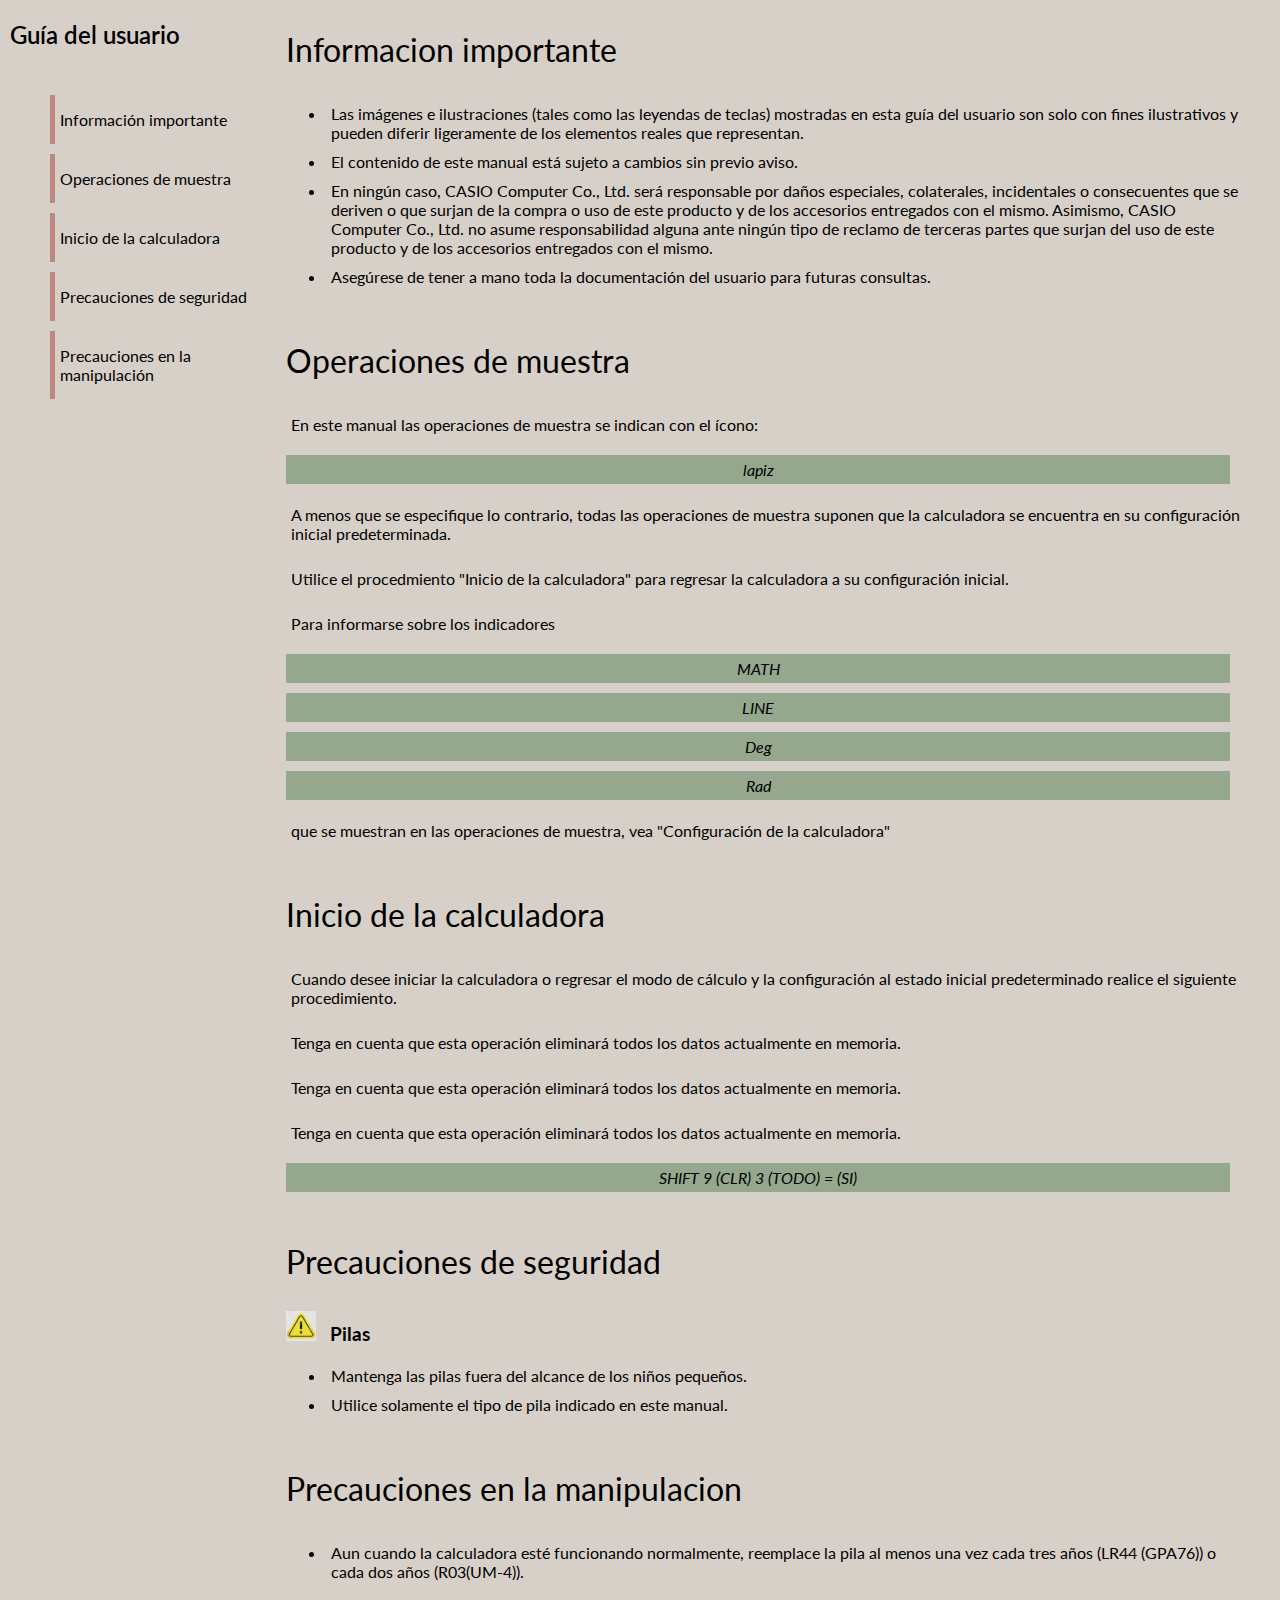
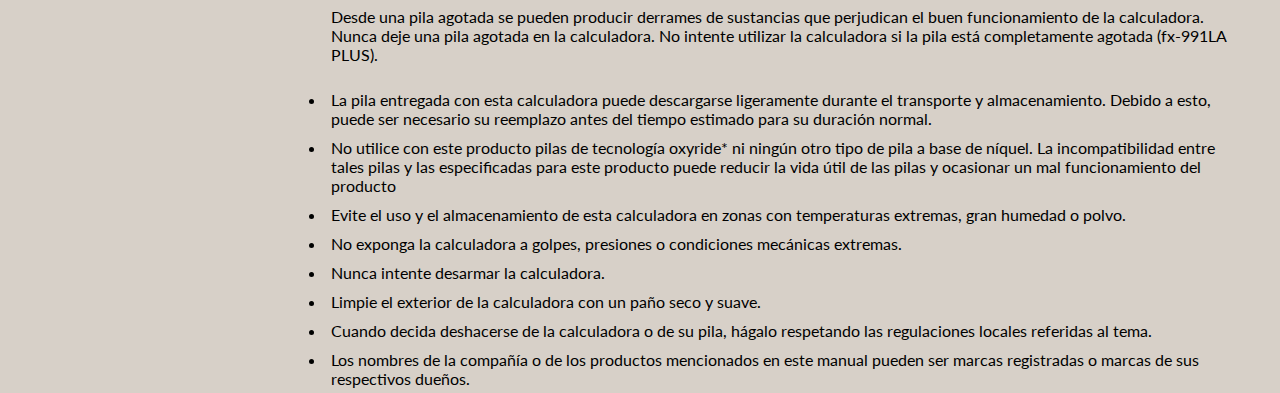
<file: Documentación técnica yo/index.html>
<!DOCTYPE html>
<html lang="es">

<head>
    <meta charset="UTF-8">
    <meta name="viewport" content="width=device-width, initial-scale=1.0">
    <link rel="stylesheet" href="styles.css">
    <title>Documentación técnica</title>
    
</head>

<body>
    <nav id="navbar" class="navbar">
        <header class="navbar-header">Guía del usuario</header>
        <ul>
            <li><a href="#Informacion_importante" class="nav-link">Información importante</a></li>
            <li><a href="#Operaciones_de_muestra" class="nav-link">Operaciones de muestra</a></li>
            <li><a href="#Inicio_de_la_calculadora" class="nav-link">Inicio de la calculadora</a></li>
            <li><a href="#Precauciones_de_seguridad" class="nav-link">Precauciones de seguridad</a></li>
            <li><a href="#Precauciones_en_la_manipulacion" class="nav-link">Precauciones en la manipulación</a></li>
        </ul>
    </nav>
    <main id="main-doc">
        <section class="main-section" id="Informacion_importante">
            <header class="main-header">Informacion importante</header>
            <ul>
                <li>Las imágenes e ilustraciones (tales como las leyendas de teclas) mostradas en esta guía del usuario
                    son solo con fines ilustrativos y pueden diferir ligeramente de los elementos reales que
                    representan.</li>
                <li>El contenido de este manual está sujeto a cambios sin previo aviso.</li>
                <li>En ningún caso, CASIO Computer Co., Ltd. será responsable por daños especiales, colaterales,
                    incidentales o consecuentes que se deriven o que surjan de la compra o uso de este producto y de los
                    accesorios entregados con el mismo. Asimismo, CASIO Computer Co., Ltd. no asume responsabilidad
                    alguna ante ningún tipo de reclamo de terceras partes que surjan del uso de este producto y de los
                    accesorios entregados con el mismo. </li>
                <li>Asegúrese de tener a mano toda la documentación del usuario para futuras consultas. </li>
            </ul>
        </section>
        <section class="main-section" id="Operaciones_de_muestra">
            <header class="main-header">Operaciones de muestra</header>
            <p>En este manual las operaciones de muestra se indican con el ícono: </p>
            <code>lapiz</code>
            <p>A menos que se especifique lo contrario, todas las operaciones de muestra suponen que la calculadora se
                encuentra en su configuración inicial predeterminada.</p>
            <p>Utilice el procedmiento "Inicio de la calculadora" para regresar la calculadora a su configuración
                inicial.</p>
            <p>Para informarse sobre los indicadores</p>
            <code>MATH</code>
            <code>LINE</code>
            <code>Deg</code>
            <code>Rad</code>
            <p>que se muestran en las operaciones de muestra, vea "Configuración de la calculadora"</p>
        </section>
        <section class="main-section" id="Inicio_de_la_calculadora">
            <header class="main-header">Inicio de la calculadora</header>
            <p>Cuando desee iniciar la calculadora o regresar el modo de cálculo y la configuración al estado inicial
                predeterminado realice el siguiente procedimiento.</p>
            <p>Tenga en cuenta que esta operación eliminará todos los datos actualmente en memoria.</p>
            <p>Tenga en cuenta que esta operación eliminará todos los datos actualmente en memoria.</p>
            <p>Tenga en cuenta que esta operación eliminará todos los datos actualmente en memoria.</p>
            <code>SHIFT 9 (CLR) 3 (TODO) = (SI)</code>
        </section>
        <section class="main-section" id="Precauciones_de_seguridad">
            <header class="main-header">Precauciones de seguridad</header>
            <div>
                <img alt="precaucion"
                    src="[data-uri]">
                <h3>Pilas</h3>
                <ul>
                    <li>Mantenga las pilas fuera del alcance de los niños pequeños.</li>
                    <li>Utilice solamente el tipo de pila indicado en este manual. </li>
                </ul>
            </div>
        </section>
        <section class="main-section" id="Precauciones_en_la_manipulacion">
            <header class="main-header">Precauciones en la manipulacion</header>
            <ul>
                <li>Aun cuando la calculadora esté funcionando normalmente, reemplace la pila al menos una vez cada tres
                    años (LR44 (GPA76)) o cada dos años (R03(UM-4)).</li>
                <p>Desde una pila agotada se pueden producir derrames de sustancias que perjudican el buen
                    funcionamiento de la calculadora. Nunca deje una pila agotada en la calculadora. No intente utilizar
                    la calculadora si la pila está completamente agotada (fx-991LA PLUS).</p>
                <li>La pila entregada con esta calculadora puede descargarse ligeramente durante el transporte y
                    almacenamiento. Debido a esto, puede ser necesario su reemplazo antes del tiempo estimado para su
                    duración normal.</li>
                <li>No utilice con este producto pilas de tecnología oxyride* ni ningún otro tipo de pila a base de
                    níquel. La incompatibilidad entre tales pilas y las especificadas para este producto puede reducir
                    la vida útil de las pilas y ocasionar un mal funcionamiento del producto </li>
                <li>Evite el uso y el almacenamiento de esta calculadora en zonas con temperaturas extremas, gran
                    humedad o polvo. </li>
                <li>No exponga la calculadora a golpes, presiones o condiciones mecánicas extremas.</li>
                <li>Nunca intente desarmar la calculadora. </li>
                <li>Limpie el exterior de la calculadora con un paño seco y suave. </li>
                <li>Cuando decida deshacerse de la calculadora o de su pila, hágalo respetando las regulaciones locales
                    referidas al tema.</li>
                <li>Los nombres de la compañía o de los productos mencionados en este manual pueden ser marcas
                    registradas o marcas de sus respectivos dueños. </li>
            </ul>

        </section>
    </main>
</body>

</html>
</file>
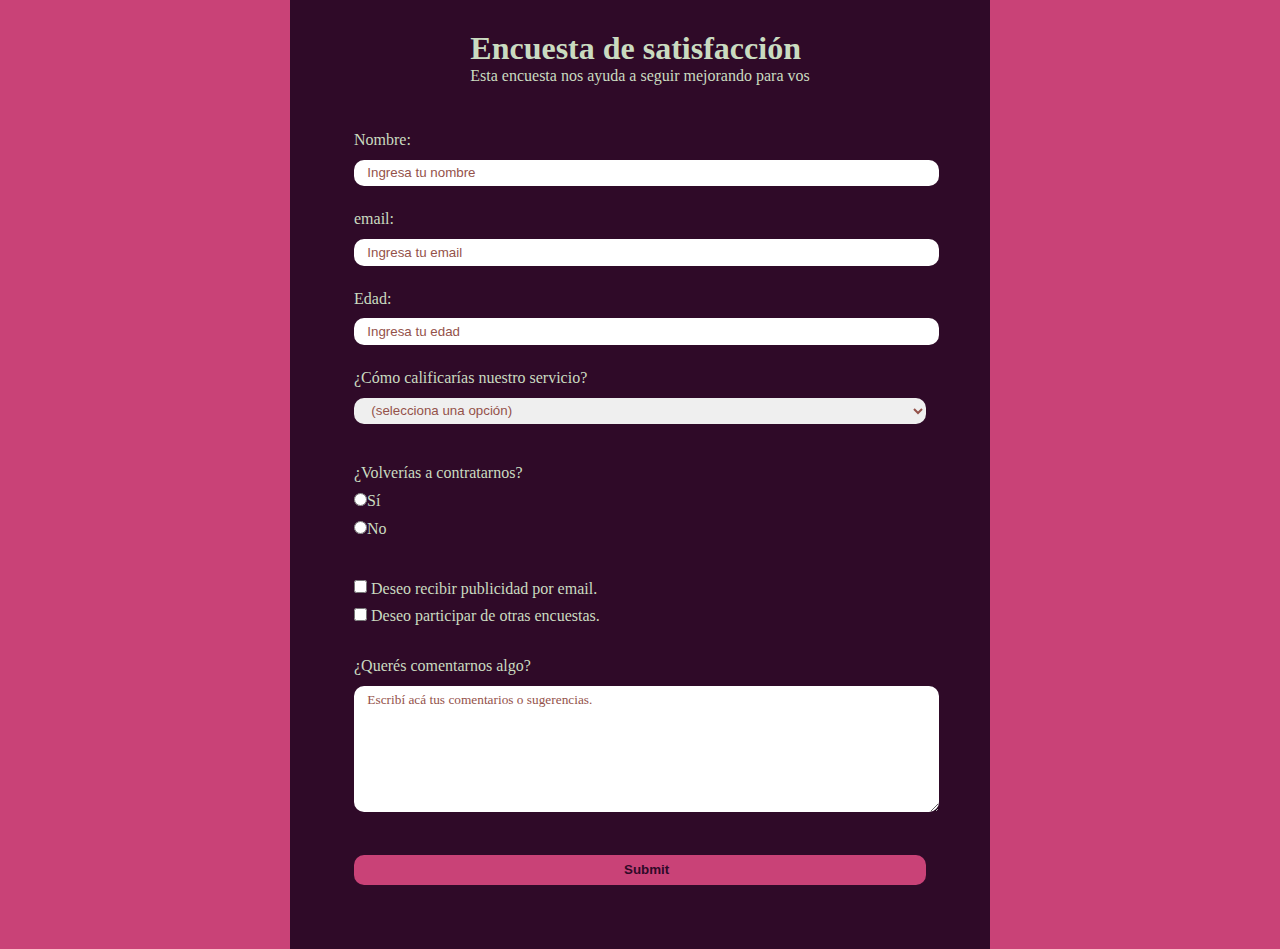
<file: Encuesta yo/index.html>
<!DOCTYPE html>
<html lang="es">
    <head>
        <meta charset="UTF-8">
        <meta name="viewport" content="width=device-width, initial-scale=1.0">
        <link rel="stylesheet" href="styles.css">
        <title>Encuesta</title>
    </head>
    <body>
        <div class="container">
            <header class="header">
                <h1 id="title">Encuesta de satisfacción</h1>
                <p id="description">Esta encuesta nos ayuda a seguir mejorando para vos</p>
            </header>
            <form id="survey-form">
                <div class="seccionUno">
                    <div class="datos">
                        <label for="name" id="name-label"> Nombre:
                            <input required id="name" type="text" placeholder="Ingresa tu nombre">
                        </label>
                    </div>
                    <div class="datos">
                        <label for="email" id="email-label">email:
                            <input id="email" type="email" required placeholder="Ingresa tu email">
                        </label>
                    </div>
                    <div class="datos">
                        <label for="number" id="number-label">Edad:
                            <input id="number" type="number" min="13" max="120" placeholder="Ingresa tu edad">
                        </label>
                    </div>
                    <div class="datos">
                        <label for="dropdown">¿Cómo calificarías nuestro servicio?
                            <select id="dropdown" class="dropdown">
                                <option>(selecciona una opción)</option>
                                <option>Malo</option>
                                <option>Regular</option>
                                <option>Bueno</option>
                                <option>Muy bueno</option>
                            </select>
                        </label>
                    </div>
                </div>
                <div class="seccionDos">
                    <p>¿Volverías a contratarnos?</p>
                    <label for="validacion">
                        <input type="radio" id="validacion" value="validacion-si" name="validacion">Sí
                    </label>
                    <label>
                        <input type="radio" id="validacion" value="validacion-no" name="validacion">No
                    </label>
                </div>
                <div class="seccionTres">
                    <label for="publicidad">
                        <input type="checkbox" id="publicidad" value="publicidad"> Deseo recibir publicidad por email.
                    </label>
                    <label for="encuestas">
                        <input type="checkbox" id="encuestas" value="encuestas"> Deseo participar de otras encuestas.
                    </label>
                </div>
                <div class="seccionCuatro">
                    <label for="info">¿Querés comentarnos algo?
                        <textarea placeholder="Escribí acá tus comentarios o sugerencias." id="info"></textarea>
                    </label>
                </div>
                <label for="submit">
                    <input type="submit" id="submit" class="submit">
                </label>
            </form>
        </div>
    </body>
</html>
</file>
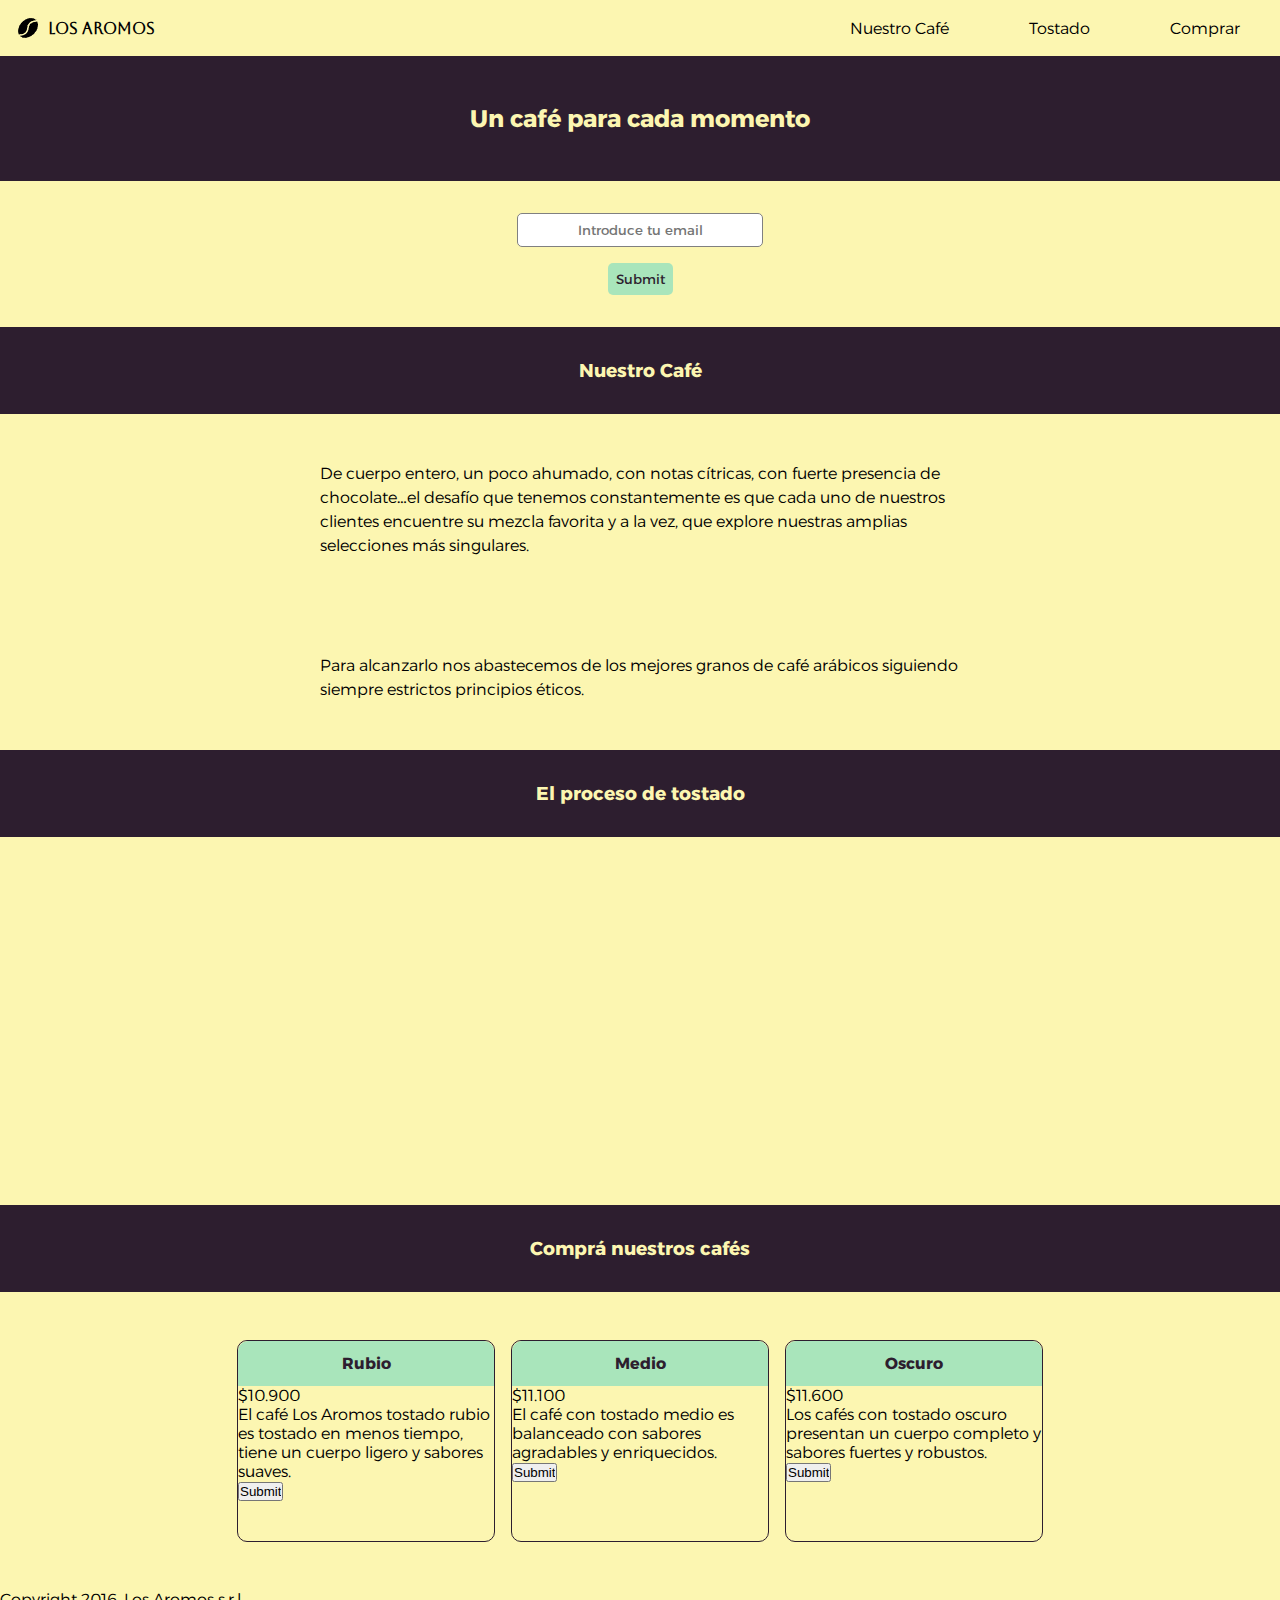
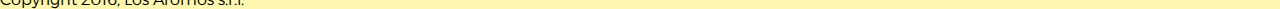
<file: Landing Page Café yo/index.html>
<!DOCTYPE html>
<html lang="es">

<head>
    <meta charset="UTF-8">
    <meta name="viewport" content="width=device-width, initial-scale=1.0">
    <link rel="stylesheet" href="styles.css">
    <link href='https://unpkg.com/boxicons@2.1.4/css/boxicons.min.css' rel='stylesheet'>
    <link rel="preconnect" href="https://fonts.googleapis.com">
    <link rel="preconnect" href="https://fonts.gstatic.com" crossorigin>
    <link href="https://fonts.googleapis.com/css2?family=Aboreto&display=swap" rel="stylesheet">
    <link rel="preconnect" href="https://fonts.googleapis.com">
    <link rel="preconnect" href="https://fonts.gstatic.com" crossorigin>
    <link href="https://fonts.googleapis.com/css2?family=Aboreto&family=Alexandria:wght@100..900&display=swap"
        rel="stylesheet">
    <title>Café Los aromos</title>
</head>

<body>
    <header id="header">
        <div class="nombre">
            <img id="header-img"
                src="[data-uri]" />
            <p class="marca">Los aromos</p>
        </div>

        <nav id="nav-bar">
            <ul>
                <li><a class="nav-link" href="#nuestro_cafe">Nuestro Café</a></li>
                <li><a class="nav-link" href="#tostado">Tostado</a></li>
                <li><a class="nav-link" href="#comprar">Comprar</a></li>
            </ul>
        </nav>

    </header>
    <main>
        <h2 class="titulo">Un café para cada momento</h2>
        <form id="form" method="post" action="https://www.freecodecamp.com/email-submit">
            <input id="email" name="email" type="email" placeholder="Introduce tu email">
            <input type="submit" id="submit">
        </form>
        <div class="nuestro_cafe">
            <h3 id="nuestro_cafe">Nuestro Café</h3>
            <p>De cuerpo entero, un poco ahumado, con notas cítricas, con fuerte presencia de chocolate…el desafío que
                tenemos constantemente es que cada uno de nuestros clientes encuentre su mezcla favorita y a la vez, que
                explore nuestras amplias selecciones más singulares.</p>
            <p>Para alcanzarlo nos abastecemos de los mejores granos de café arábicos siguiendo siempre estrictos
                principios éticos.</p>
        </div>
        <div class="tostado">
            <h3 id="tostado">El proceso de tostado</h3>
            <iframe id="video" src="https://www.youtube.com/embed/mFlDbnvg7dA?si=15yYi3W20RQUqfma"
                title="YouTube video player" frameborder="0"
                allow="accelerometer; autoplay; clipboard-write; encrypted-media; gyroscope; picture-in-picture; web-share"
                referrerpolicy="strict-origin-when-cross-origin" allowfullscreen></iframe>
        </div>
        <div class="comprar">
            <h3 id="comprar">Comprá nuestros cafés</h3>
            <div class="div-precios">
                <div class="variedades">
                    <h4>Rubio</h4>
                    <p>$10.900</p>
                    <p>El café Los Aromos tostado rubio es tostado en menos tiempo, tiene un cuerpo ligero y sabores
                        suaves.
                    </p>
                    <input type="submit">
                </div>

                <div class="variedades">
                    <h4>Medio</h4>
                    <p>$11.100</p>
                    <p>El café con tostado medio es balanceado con sabores agradables y enriquecidos.</p>
                    <input type="submit">
                </div>
                <div class="variedades">
                    <h4>Oscuro</h4>
                    <p>$11.600</p>
                    <p>Los cafés con tostado oscuro presentan un cuerpo completo y sabores fuertes y robustos.</p>
                    <input type="submit">
                </div>
            </div>

        </div>

    </main>
    <footer>
        <p>Copyright 2016, Los Aromos s.r.l.</p>
    </footer>
</body>

</html>
</file>
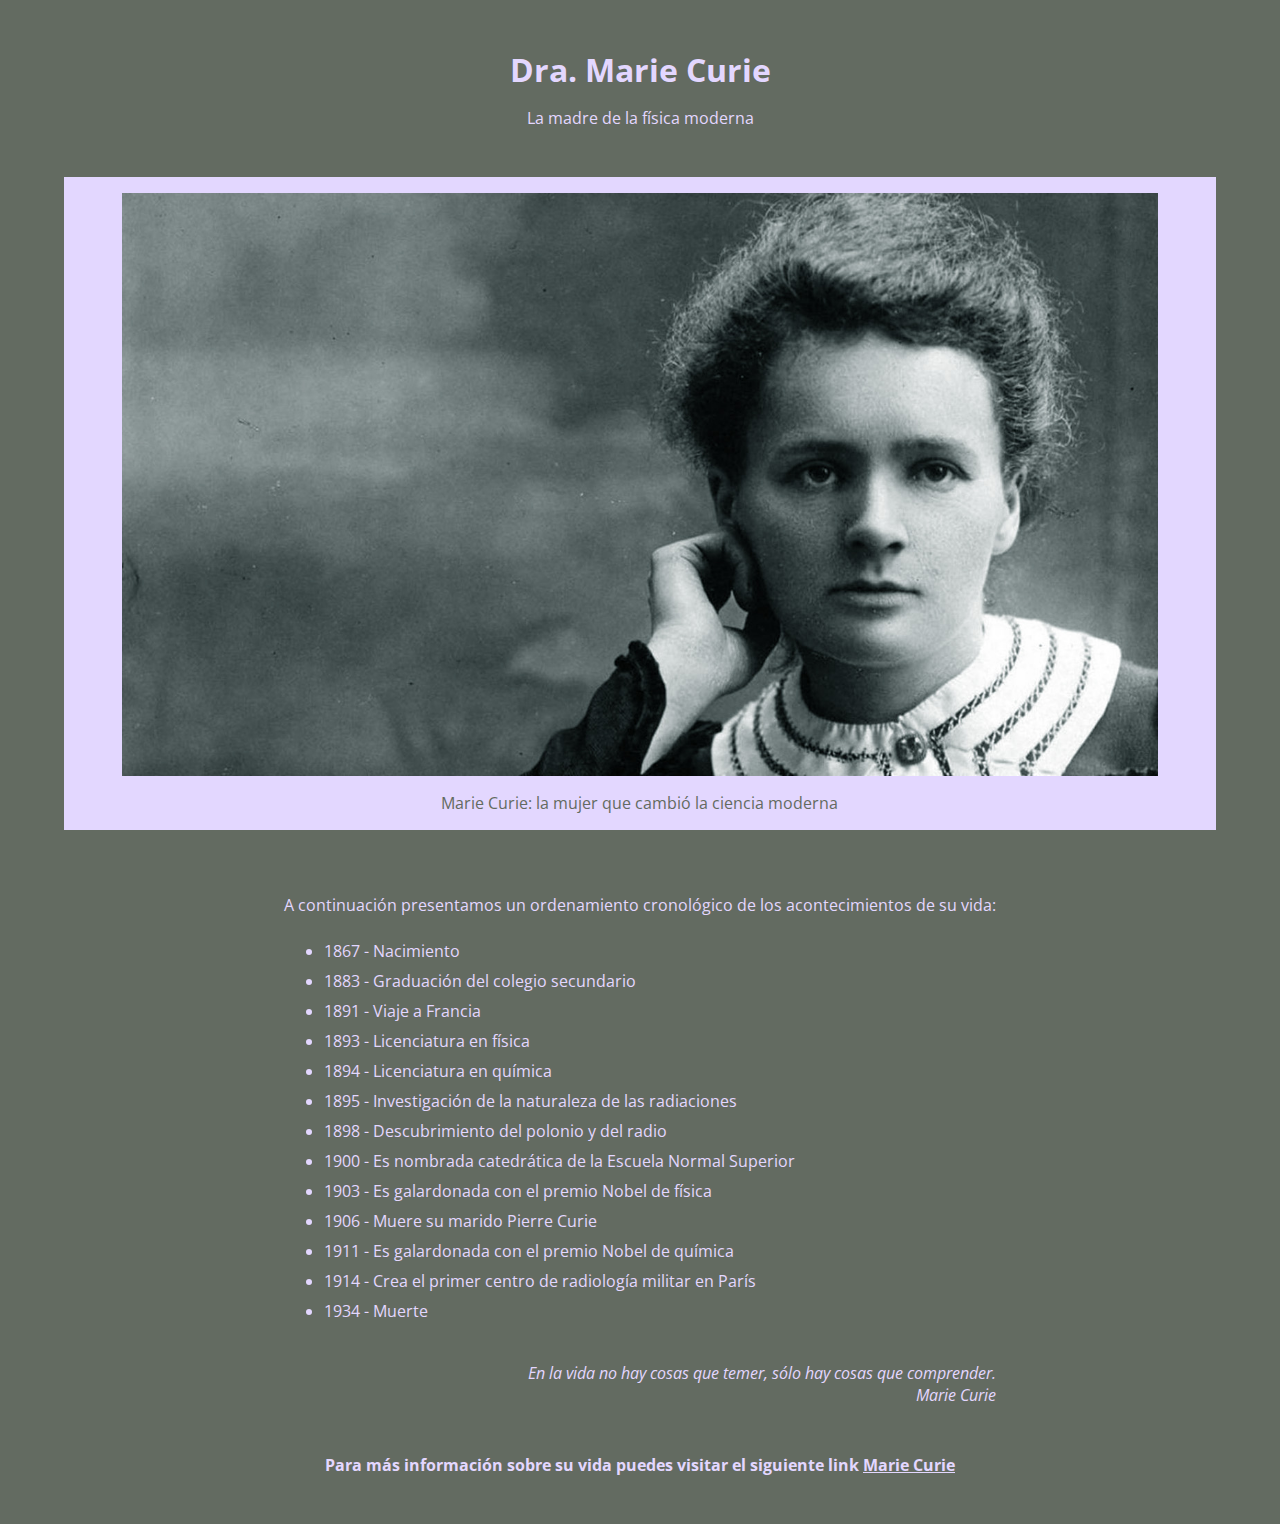
<file: Página homenaje yo/index.html>
<!DOCTYPE html>
<html lang="es">
<head>
    <meta charset="UTF-8">
    <meta name="viewport" content="width=device-width, initial-scale=1.0">
    <link rel="stylesheet" href="styles.css">
    <link rel="preconnect" href="https://fonts.googleapis.com">
    <link rel="preconnect" href="https://fonts.gstatic.com" crossorigin>
    <link href="https://fonts.googleapis.com/css2?family=Open+Sans:ital,wght@0,300..800;1,300..800&display=swap" rel="stylesheet">
    <title>Marie Curie</title>
</head>
<body>
    <main id="main">
        <div class="header">
            <h1 id="title">Dra. Marie Curie</h1>
            <p id="title">La madre de la física moderna</p>
        </div>
        <div class="img-container">
            <div id="img-div" class="img-div">
                <img id="image" src="mariecurie.jpg">
                <div id="img-caption">
                    <p>Marie Curie: la mujer que cambió la ciencia moderna</p>
                </div>
                
            </div>    
        </div>
        
        <div id="tribute-info" class="tribute-info">
            <p class="presentacion">A continuación presentamos un ordenamiento cronológico de los acontecimientos de su vida:</p>
            <ul>
                <li>1867 - Nacimiento</li>
                <li>1883 - Graduación del colegio secundario</li>
                <li>1891 - Viaje a Francia</li>
                <li>1893 - Licenciatura en física</li>
                <li>1894 - Licenciatura en química</li>
                <li>1895 - Investigación de la naturaleza de las radiaciones</li>
                <li>1898 - Descubrimiento del polonio y del radio</li>
                <li>1900 - Es nombrada catedrática de la Escuela Normal Superior </li>
                <li>1903 - Es galardonada con el premio Nobel de física</li>
                <li>1906 - Muere su marido Pierre Curie</li>
                <li>1911 - Es galardonada con el premio Nobel de química</li>
                <li>1914 - Crea el primer centro de radiología militar en París</li>
                <li>1934 - Muerte</li>
            </ul>
            <p class="frase">En la vida no hay cosas que temer, sólo hay cosas que comprender.</p>
            <p class="frase">Marie Curie</p>
        </div>
        <p class="tribute-link">Para más información sobre su vida puedes visitar el siguiente link  <a id="tribute-link" target="_blank" href="https://es.wikipedia.org/wiki/Marie_Curie">Marie Curie</a></p>
    </main>
</body>
</html>
</file>
<file: Documentación técnica yo/styles.css>
@import url('https://fonts.googleapis.com/css2?family=Lato:ital,wght@0,100;0,300;0,400;0,700;0,900;1,100;1,300;1,400;1,700;1,900&family=Open+Sans:ital,wght@0,300..800;1,300..800&display=swap');

* {
    font-family: 'Lato';
}

html, body {
    margin: 0;
    padding: 0;
    height: 100%;
}

.navbar {
    display: flex;
    height: 100vh;
    width: 20%;
    flex-direction: column;


}

body {
    display: flex;
    flex-direction: row;
    background-color: #d7d0c8;
}


main {
    width: 80%
   

}

.navbar-header {
    margin: 20px 0 20px 10px;
    font-weight: 600;
    font-size: x-large;
}

nav li {
    margin: 10px 0 10px 10px;
    border-left: 5px solid #BD897E ;
    padding: 15px 5px;
    list-style-type: none;

}

.nav-link {
    color: black;
    font-style: none;
    text-decoration: none;
}

nav li:hover {
    background-color: #C8C6AF;
}

.main-section {
    margin-bottom: 50px;
    margin-right: 30px;
}

.main-header {
    margin: 30px;
    font-size: xx-large;
}

.main-section li {
    margin-left: 30px;
    padding: 5px; 
}

.main-section p {
    margin-left: 30px;
    padding: 5px;
}

.main-section code {
    margin: 10px 20px 10px 30px;
    text-align: center;
    display: block;
    padding: 5px;
    font-style: italic;
    background-color: #95A78D;
}

img {
    display: inline;
    width: 30px;
    height: 30px;
    margin-left: 30px;
}

h3 {
    display: inline;
    padding: 10px;
}

#precauciones_manipulacion li {
    font-weight: bold;
}

#precauciones_manipulacion li:last-child {
    font-weight: 400;
    font-style: italic;
    list-style-type: "*";
}

@media (max-width: 900px) {
    body {
        display: flex;
        flex-direction: column;
    }

    #navbar {
        height: 100px;
        width: 100%;
        position: static;
       
    }

    #navbar ul {
        display: flex;
        flex-direction: row;
        flex-wrap: wrap;
    }

    #navbar ul li {
        list-style: none;
    }

    main {
        margin-left: 30px;
        margin-top: 150px;
        position: static;

    }

}
</file>
<file: Encuesta yo/styles.css>
* {
    margin: 0;
    padding: 0;
}

body {
    display: block;
    background-color: #C94277;
    color: #CADBC0;
    font-family: tahoma;
}

.container {
    width: 700px;
    height: 100%;
    margin: 0 auto;
    display: flex;
    flex-direction: column;
    background-color: #2F0A28;
}

header {
    padding: 0 0.625rem;
    margin: 1.875rem auto;
    display: block;    
}

header p {
    text-align: center;
}

form {
    display: block;
    padding: 1em 4em 4em 4em;

}

.seccionUno {
    display: flex;
    flex-direction: column;
}

.seccionUno input, select {
    display: block;
    width: 100%;
    height: 2em;
}

.datos {
    margin-bottom: 1.5em;
}

input, select, textarea {
    margin-top: 0.8em;
    border-radius: 10px;
    box-shadow: none;
    border: none;
    padding-left: 1em;
    color: #94524A;
}

input::placeholder {
    color: #94524A;
}

.seccionDos, .seccionTres, .seccionCuatro {
    display: flex;
    flex-direction: column;
    margin-bottom: 2em;
}

.seccionDos {
    margin-top: 1em;
}

textarea {
    display: block;
    width: 100%;
    height: 88px;
    min-height: 120px;
    color:#94524A;
    font-family: tahoma;
    padding-top: 0.5em;
}

textarea::placeholder {
    color: #94524A;
    font-family: tahoma
}

.submit {
    width: 100%;
    height: 30px;
    background-color: #C94277;
    color: #2F0A28;
    font-weight: bold;
}
</file>
<file: Landing Page Café yo/styles.css>
* {
    margin: 0;
    padding: 0;

}

html {
    background-color: #FCF6B1;
    font-family: "Alexandria";
    font-weight: 300;

}

header {
    display: flex;
    flex-direction: row;
    justify-content: space-between;
    padding-top: 1em;
    padding-bottom: 1em;
    position: sticky;
    top: 0;
    background-color: #FCF6B1;
}

.nombre {
    display: flex;
    flex-direction: row;
    justify-content: flex-start;
    gap: 0.5em;
    padding-left: 1em;
}

.marca {
    font-family: "Aboreto";
    font-weight: 600;
    font-style: normal;
    margin: auto;
}

nav ul {
    display: flex;
    flex-direction: row;
    gap: 4em;
    padding-right: 2em;
    align-items: center;
}

nav {
    align-items: center;
    margin-bottom: auto;
    margin-top: auto;
}

li {
    list-style-type: none;
}

.nav-link {
    text-decoration: none;
    color: black;
    padding: 0.5em;
}

.nav-link:hover {
    background-color: #A9E5BB;
    color: #2D1E2F;

}

.titulo {
    background-color: #2D1E2F;
    color: #FCF6B1;
    text-align: center;
    padding: 3rem;
}

form {
    display: flex;
    flex-direction: column;
    padding: 2em;
    justify-content: space-around;
    align-items: center;
    gap: 1em;
}

#email {
    width: 20%;
    height: 2rem;
    text-align: center;
    border-radius: 5px;
    font-family: "Alexandria";
    border: 0.5px solid gray;
}

#submit {
    padding: 0.5rem;
    font-family: "Alexandria";
    border-radius: 5px;
    background-color: #A9E5BB;
    border: grey;
    color: #2D1E2F;
}

#submit:hover {
    cursor: pointer;
}

#nuestro_cafe,
#tostado,
#comprar {
    background-color: #2D1E2F;
    color: #FCF6B1;
    text-align: center;
    padding: 2rem;
}

.nuestro_cafe p {
    padding: 3rem;
    width: 50%;
    margin: auto;
    line-height: 1.5;
}

.tostado {
    text-align: center;
}

#video {
    width: 500px;
    height: 300px;
    margin: auto;
    text-align: center;
    padding: 2rem;
}

.div-precios {
    display: flex;
    flex-direction: row;
    justify-content: center;
    padding: 3rem 0;
    gap: 1rem;
}

.variedades {
    width: 20%;
    height: 200px;
    border: 0.5px solid #2D1E2F;
    border-radius: 10px;

}

h4 {
    padding: 0.8rem;
    text-align: center;
    background-color: #A9E5BB;
    color: #2D1E2F;
    border-top-left-radius: 10px;
    border-top-right-radius: 10px;
}

@media (max-width: 760px) {
    body {
        display: flex;
        flex-direction: column;
    }

    header {
        flex-direction: column;
    }
}
</file>
<file: Página homenaje yo/styles.css>
* {
    font-family: "Open Sans", sans-serif;
    color: #E3D7FF;
    padding: 0;
    margin: 0;
}

main {
    width: 100%;
    height: 100%;
    background-color: #636B61;
    display: flex;
    justify-content: space-around;
    flex-direction: column;
    margin: 0 auto;
}

.header {
    text-align: center;
    padding: 3rem 0 2rem 0;
}

.header p {
    padding-top: 1rem;
}

.img-container {
    width: 90%;
    background-color: #E3D7FF;
    display: flex;
    justify-content: space-around;
    flex-direction: column;
    margin: 1rem auto;
    text-align: center;
}

.img-div {
    width: 90%;
    display: flex;
    justify-content: space-around;
    flex-direction: column;
    margin: 1rem auto;
    text-align: center;
}

.img-div img {
    max-width: 100%;
    padding-bottom: 1rem;
    height: auto;
}

.img-div p {
    color: #636B61;
}

.tribute-info {
    display: flex;
    justify-content: space-around;
    flex-direction: column;
    margin: 3rem auto;
}

.presentacion {
    margin-bottom: 1rem;
}

.tribute-info ul {
    margin-bottom: 2rem;
    padding-left: 2rem;
}

.tribute-info li {
    margin: 0.5rem;
}

.frase {
    text-align: end;
    font-style: italic;
}

.tribute-link {
    margin-bottom: 3rem;
    text-align: center;
    font-weight: bold;
}
</file>
